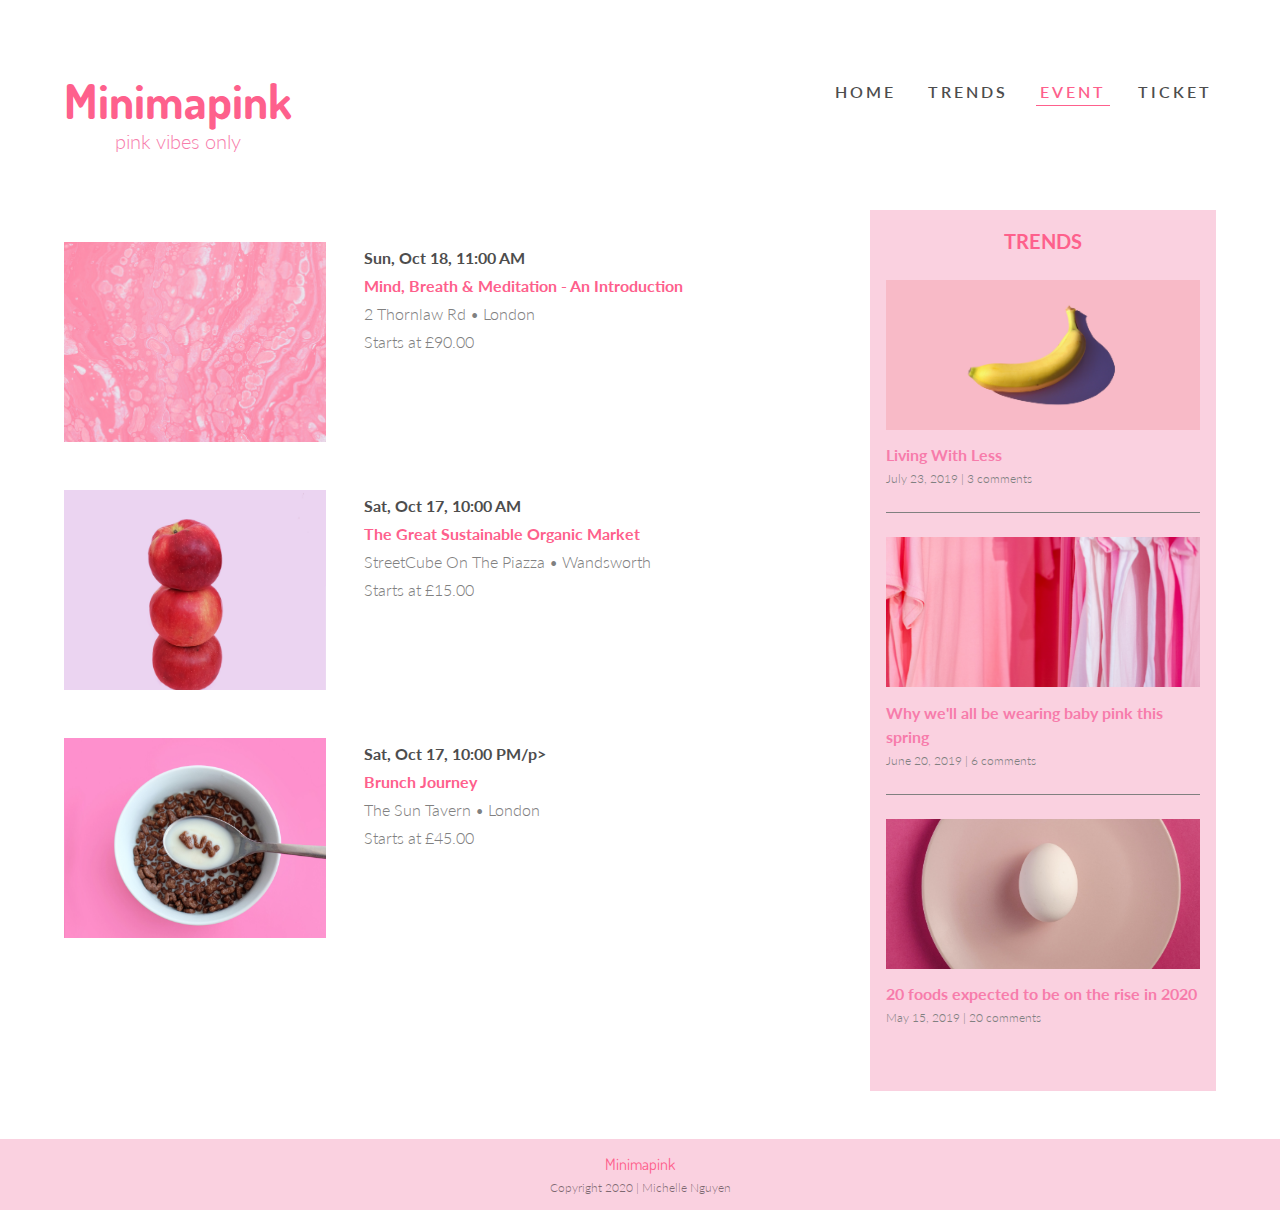
<file: events.html>
<html>
    <head>
        <link href="styles.css" rel="stylesheet">
        <meta name="viewport" content="width=device-width, initial-scale=1.0">
        <link href="https://fonts.googleapis.com/css2?family=Dosis:wght@800&family=Lato:wght@300;400;700&family=Roboto:wght@100;300;700&display=swap" rel="stylesheet">
    </head>
    <body>
        <header class="container container-flex">
            <div class="logo">
                <h1>Minimapink</h1>
                <p class="subtitle">pink vibes only</p>
            </div>
            <nav>
                <ul>
                    <li><a href="index.html">home</a></li>
                    <li><a href="trends.html">trends</a></li>
                    <li><a href="events.html"class="current-page" >event</a></li>
                    <li><a href="#">ticket</a></li>
                </ul>
            </nav>
        </header>

        <div class="container container-flex">
            <main>
                <div class="article-recent">
                    <div class="article-recent-secondary">
                        <img class="article-image" src="images/meditation.jpg" alt="pink pattern">
                    </div>
                    <div class="article-recent-main">
                        <p class="event-time">Sun, Oct 18, 11:00 AM</p>
                        <p class="event-title">Mind, Breath & Meditation - An Introduction</p>
                        <p class="event-place">2 Thornlaw Rd • London</p>
                        <p class="event-price">Starts at £90.00</p>  
                    </div>
                </div>

                <div class="article-recent">
                    <div class="article-recent-secondary">
                        <img class="article-image" src="images/organic.jpg" alt="pink apples">
                    </div>
                    <div class="article-recent-main">
                        <p class="event-time">Sat, Oct 17, 10:00 AM</p>
                        <p class="event-title">The Great Sustainable Organic Market</p>
                        <p class="event-place">StreetCube On The Piazza • Wandsworth</p>
                        <p class="event-price">Starts at £15.00</p>
                    </div>
                </div>

                <div class="article-recent">
                    <div class="article-recent-secondary">
                        <img class="article-image" src="images/brunch.jpg" alt="a bowl of cereal on pink background">
                    </div>
                    <div class="article-recent-main">
                        <p class="event-time">Sat, Oct 17, 10:00 PM/p>
                            <p class="event-title">Brunch Journey </p>
                            <p class="event-place">The Sun Tavern • London</p>
                            <p class="event-price">Starts at £45.00</p>
                    </div>
                </div>

            </main>

            <aside class="widget">
                <div class="events">
                    <h3 class="widget-title">TRENDS</h3>


                    <div class="event">
                        <img class="event-photo" src="images/banana.jpg" alt="a yellow banana on pink background">
                        <h2 class="widget-article-title">Living With Less</h2>
                        <p class="article-info">July 23, 2019 | 3 comments</p>
                    </div>
                
                    <div class="event">
                        <img class="event-photo"src="images/clothes.jpg" alt="pink t-shirts hanging">
                        <h2 class="widget-article-title">Why we'll all be wearing baby pink this spring</h2>
                        <p class="article-info">June 20, 2019 | 6 comments</p>
                    </div>

                    <div class="event">
                        <img class="event-photo" src="images/egg.jpg" alt="an egg on pink plate">
                        <h2 class="widget-article-title">20 foods expected to be on the rise in 2020</h2>
                        <p class="article-info">May 15, 2019 | 20 comments</p>
                    </div>

                </div>
            </aside>
        </div>

        <footer>
            <p class="footer-blog-name"><strong>Minimapink</strong></p>
            <p class="footer-sub"> Copyright 2020 | Michelle Nguyen</p>
        </footer>
    </body>
</html>
</file>
<file: styles.css>
body {
    margin: 0;
    font-family: Lato;
    font-weight: 300;
    line-height: 1.5;
}
/* IMAGE */
img {
    width: 100%;  
    display: block;
}
.article-image {
    max-height: 200px;
    object-fit: cover;
}
.event-photo {
    max-height: 150px;
    object-fit: cover;
}
.about-us-photo {
    max-height: 300px;
    max-width: 200px;
    object-fit:cover;
    margin: 1em auto;
}
/* FONT */
h1 {
    font-family: Dosis ;
    font-size: 3rem;
    margin:0;
    color: #fe608c;
}
.subtitle {
    font-size: 1.25rem;
    color:#f77cab;
    margin: -.5em 0;
}
.logo {
    text-align: center;
}
.article-info{
    color: #808080;
    font-size: .75rem;
    margin-top: 0.25em;
}
.article-title {
    color: #fe608c;
    font-size: 1.5rem;
    margin-top: 0;
    margin-bottom: .5em;
}
.article-body {
    font-family: roboto;
    color: #4d4d4d;
    font-size: 1rem;
}
.article-read-more{
    color: #f77cab;
    text-decoration: none;
    font-size: .75rem;
    letter-spacing: 2px; 
}
.article-read-more:focus,
.article-read-more:hover{
    color:#fe608c;
    text-decoration: underline;
}
/* LAYOUT */
.container {
    width: 90%;
    margin: 0 auto;  
}
.container-flex{
    display: flex;
    justify-content: space-between; 
    flex-direction: column;
}
header {
    padding: 4em 0;
    text-align: center;
}

.article-featured {
    display: flex;
    flex-direction: column;
    border-bottom: 1px solid #808080;
    padding-bottom: 1em;
}

.article-image {
    order: -1;
    margin-bottom: 1em;
}
.article-recent {
    margin: 2em 0;
}

/* layout on big screen*/
@media (min-width: 675px){
    .container-flex{
        flex-direction: row;
    }
    main {
        width: 65%;
    }
    aside{
        width: 30%;
    }
    .article-recent {
        display: flex;
        justify-content: space-between;
    }
    .article-recent-main {
        width: 60%;
    }
    .article-recent-secondary{
        width: 35%;
    }
}

/* NAVIGATION */
nav ul{
    list-style: none;
    padding: 0;  
    margin-top: 2em;
}
nav li {
    margin: 1em 0;
}
nav a{
    text-decoration: none;
    text-transform: uppercase;
    letter-spacing: 3px;
    font-size: 1rem;
    font-weight: 600;
    color: #4d4d4d;
    padding: .25rem;
}
nav a:focus,
nav a:hover{
    color: #fe608c;
}
.current-page{
    color:  #fe608c;
    border-bottom: #fe608c 1px solid;
}
/* nav on big screen */
@media (min-width: 675px){
    nav ul{
        display: flex;
        justify-content: space-between;
        margin: 0;
    }
    nav li{
        margin-left: 1.5em;
    }
}

/* WIDGET*/
.about-us,
.events {
    background-color: #fad1e0;
    padding: 1em;
}
.event{
    margin: 1.5em 0;
    padding-bottom: .75em;
    border-bottom: 1px solid #808080;
}
.event:last-child {
    border: none;
    padding: none;
}
.about-us {
    text-align: center;
    margin-bottom: 2em;
}
.widget-title {
    color: #fe608c;
    font-weight: 700;
    font-size: 1.25rem;
    text-align: center;
    margin: 0;
}
.widget-article-title {
    font-size: 1rem;
    color: #f77cab;
    font-weight: 700 ;
    margin-bottom: 0;
}
.widget-text {
    color: #808080;
}
.event-time,
.event-price, 
.event-title,
.event-place {
    color: #808080;
    margin: .25em 0;
}
.event-title {
    color: #fe608c;
    font-weight: 700;
}

.event-time{
    color: #4d4d4d;
    font-weight: 700;
}

/* FOOTER */
footer {
    background-color: #fad1e0;
    padding: .75em;
    margin-top: 3em;
    text-align: center;
}
footer p{
    margin: 0;
    line-height: 1.7;
}
.footer-blog-name{
    margin-bottom: 0;
    font-family: Dosis ;
    font-size: 1rem;
    color: #fe608c;
}
.footer-sub {
    font-size: .75rem;
    color: rgba(0,0,0,0.5);
}
</file>
